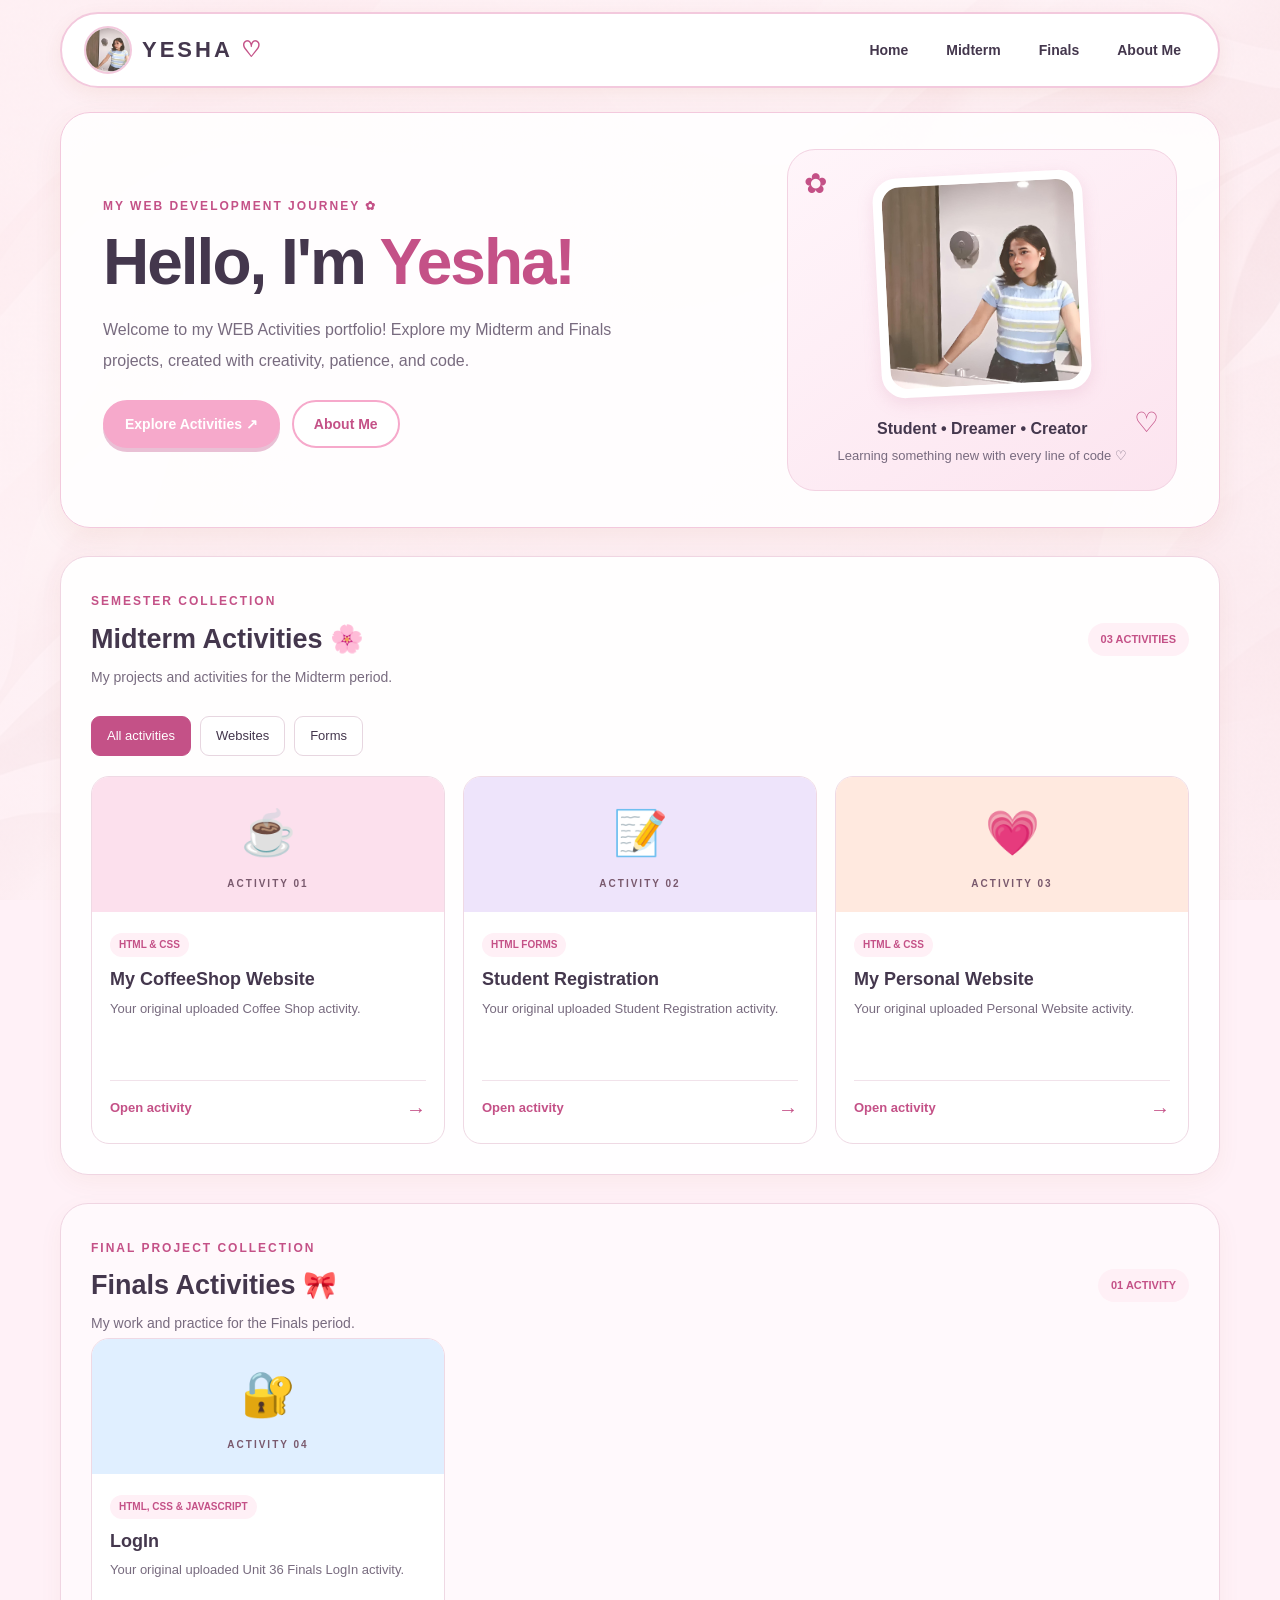
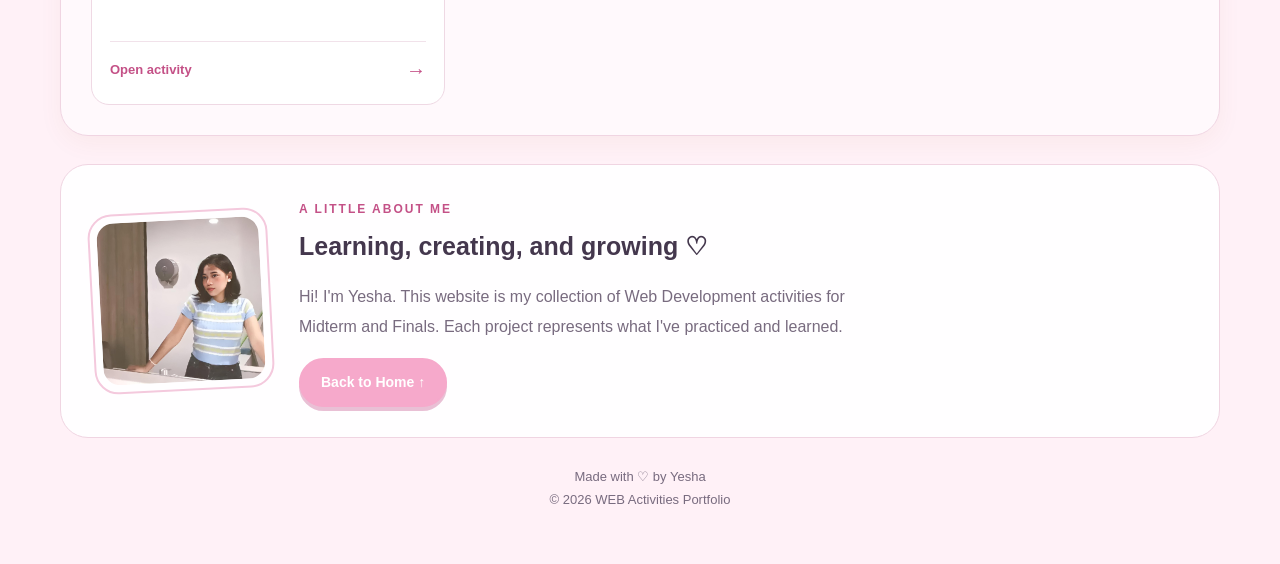
<file: yesha-web-activities/public/index.html>
<!DOCTYPE html>
<html lang="en">
<head>
  <meta charset="UTF-8">
  <meta name="viewport" content="width=device-width, initial-scale=1.0">
  <meta name="description" content="Yesha's WEB Activities: Midterm and Finals">
  <title>Yesha | WEB Activities</title>
  <link rel="stylesheet" href="style.css">
  <script src="script.js" defer></script>
</head>
<body>
  <header class="topbar">
    <a class="brand" href="#home">
      <img src="yesha.png" alt="Yesha's profile picture">
      <span>YESHA <b>♡</b></span>
    </a>
    <button class="menu-button" id="menuButton" aria-expanded="false" aria-label="Open navigation">☰</button>
    <nav id="navigation">
      <a href="#home">Home</a><a href="#midterm">Midterm</a><a href="#finals">Finals</a><a href="#about">About Me</a>
    </nav>
  </header>

  <main id="home">
    <section class="hero">
      <div class="hero-text">
        <span class="eyebrow">MY WEB DEVELOPMENT JOURNEY ✿</span>
        <h1>Hello, I'm <span>Yesha!</span></h1>
        <p>Welcome to my WEB Activities portfolio! Explore my Midterm and Finals projects, created with creativity, patience, and code.</p>
        <div class="hero-actions">
          <a class="button primary" href="#midterm">Explore Activities ↗</a>
          <a class="button secondary" href="#about">About Me</a>
        </div>
      </div>
      <div class="profile-card">
        <div class="photo-frame"><img src="yesha.png" alt="Photo of Yesha"></div>
        <h2>Student • Dreamer • Creator</h2>
        <p>Learning something new with every line of code ♡</p>
        <span class="decor decor-one">✿</span><span class="decor decor-two">♡</span>
      </div>
    </section>

    <section class="activities-section" id="midterm">
      <div class="section-heading">
        <div><span class="eyebrow">SEMESTER COLLECTION</span><h2>Midterm Activities 🌸</h2><p>My projects and activities for the Midterm period.</p></div>
        <span class="count">03 ACTIVITIES</span>
      </div>
      <div class="filter-bar">
        <button class="filter active" data-filter="all">All activities</button>
        <button class="filter" data-filter="website">Websites</button>
        <button class="filter" data-filter="forms">Forms</button>
      </div>
      <div class="activity-grid">
        <article class="activity-card" data-category="website">
          <div class="card-art art-pink"><span>☕</span><small>ACTIVITY 01</small></div>
          <div class="card-content"><span class="tag">HTML &amp; CSS</span><h3>My CoffeeShop Website</h3><p>Your original uploaded Coffee Shop activity.</p><a class="open-link" href="original-activities/midterm-coffeeshop-personal/unit36/ROSALES ACTIVITY 4/Home.html">Open activity <span>→</span></a></div>
        </article>
        <article class="activity-card" data-category="forms">
          <div class="card-art art-lilac"><span>📝</span><small>ACTIVITY 02</small></div>
          <div class="card-content"><span class="tag">HTML FORMS</span><h3>Student Registration</h3><p>Your original uploaded Student Registration activity.</p><a class="open-link" href="original-activities/midterm-registration/unit36/Untitled-1.html">Open activity <span>→</span></a></div>
        </article>
        <article class="activity-card" data-category="website">
          <div class="card-art art-peach"><span>💗</span><small>ACTIVITY 03</small></div>
          <div class="card-content"><span class="tag">HTML &amp; CSS</span><h3>My Personal Website</h3><p>Your original uploaded Personal Website activity.</p><a class="open-link" href="original-activities/midterm-personal-website/unit36/ROSALES ACTIVITY 3/Home.html">Open activity <span>→</span></a></div>
        </article>
      </div>
    </section>

    <section class="activities-section finals-section" id="finals">
      <div class="section-heading">
        <div><span class="eyebrow">FINAL PROJECT COLLECTION</span><h2>Finals Activities 🎀</h2><p>My work and practice for the Finals period.</p></div>
        <span class="count">01 ACTIVITY</span>
      </div>
      <div class="activity-grid finals-grid">
        <article class="activity-card" data-category="forms">
          <div class="card-art art-blue"><span>🔐</span><small>ACTIVITY 04</small></div>
          <div class="card-content"><span class="tag">HTML, CSS &amp; JAVASCRIPT</span><h3>LogIn</h3><p>Your original uploaded Unit 36 Finals LogIn activity.</p><a class="open-link" href="original-activities/finals-unit36/unit36/rosales act in finals/login.html">Open activity <span>→</span></a></div>
        </article>
      </div>
    </section>

    <section class="about-section" id="about">
      <div class="about-photo"><img src="yesha.png" alt="Yesha"></div>
      <div><span class="eyebrow">A LITTLE ABOUT ME</span><h2>Learning, creating, and growing ♡</h2><p>Hi! I'm Yesha. This website is my collection of Web Development activities for Midterm and Finals. Each project represents what I've practiced and learned.</p><a class="button primary" href="#home">Back to Home ↑</a></div>
    </section>
    <footer><p>Made with ♡ by Yesha</p><p>© <span id="year"></span> WEB Activities Portfolio</p></footer>
  </main>
</body>
</html>
</file>
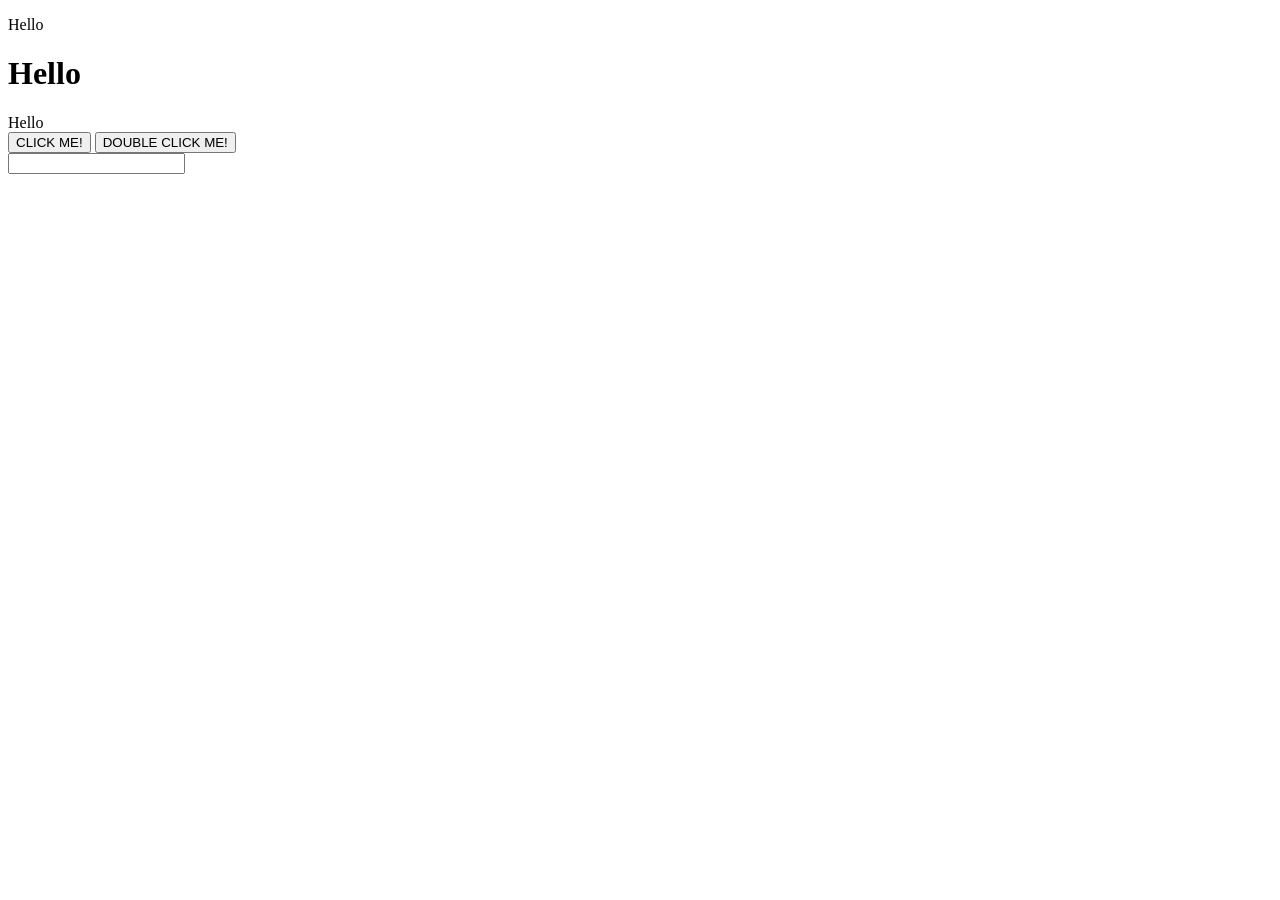
<file: yesha-web-activities/public/original-activities/finals-unit36/unit36/sample.html>
<!DOCTYPE html>
<html lang="en">
<head>
    <meta charset="UTF-8">
    <meta name="viewport" content="width=<device-width>, initial-scale=1.0">
    <title>Document</title>
</head>
<body>
    <p id="p1">Hello</p>
    <h1 id="h1">Hello</h1>
    <div id="div1">Hello</div>

    <button id="btn1"> CLICK ME!</button>

    <button id="btnClick"> DOUBLE CLICK ME!</button>
  

    
     <br>


    <input type="text" id="input">

    
    <script src="script.js"></script> 
</body>
</html>
</file>
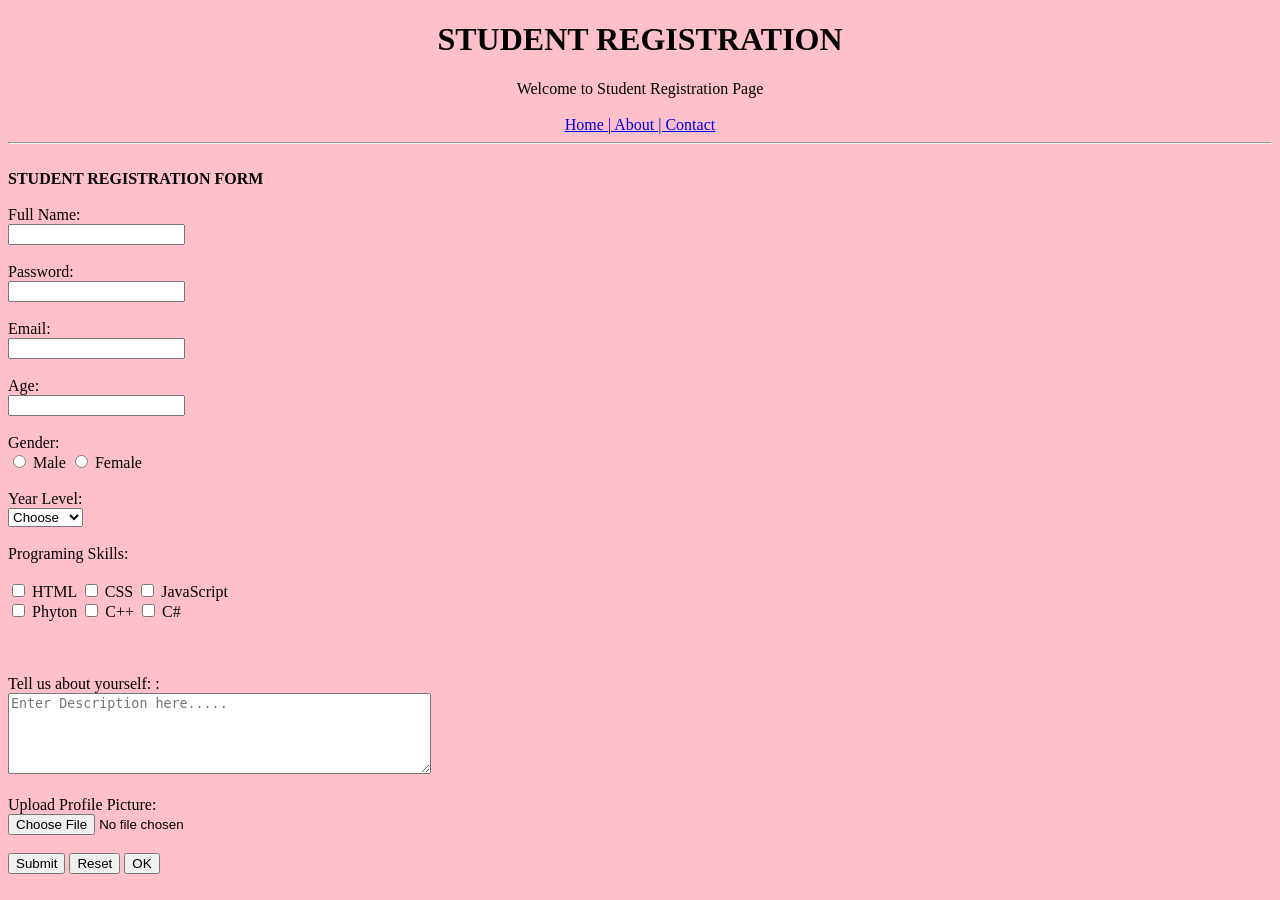
<file: yesha-web-activities/public/original-activities/midterm-registration/unit36/Untitled-1.html>
<!DOCTYPE html>
<html lang="en">
<head>
    <meta charset="UTF-8">
    <meta name="viewport" content="width=device-width, initial-scale=1.0">
    <title>Student Registration</title>
</head>
<body style = "background-color: pink;" >

    <center> 
        <header><h1><b> STUDENT REGISTRATION </b> </h1></header>
        <header>Welcome to Student Registration Page </header>
        <br>
        <nav> 

            <a href = "Home.html"  >  
                Home   | 
            </a>

            <a href = "About.html" >  
                About  |
            </a>
    
            <a href = "Contact.html" >  
                Contact
             </a>

        </nav>

        <hr>
        <br>


    </center>

    <main>
            <article><b>STUDENT REGISTRATION FORM </b> </article>
            <br>

    <form >

            Full Name:
            <br>
            <input type="text" name="Full_Name" />
            <br><br>

            Password:  
            <br>
            <input type="text" name="Password" />
            <br><br>

            Email:  
            <br>
            <input type="text" name="Email" />
            <br><br>

            Age:  
            <br>
            <input type="text" name="Age" />
            <br><br>

            Gender:
            <br>
            <input type="radio" name="Gender" value="Male"> Male
            <input type="radio" name="Gender" value="Female"> Female  
            <br><br>

            Year Level:
            <br>
            <select name="dropdown">
            <option value="" disabled selected >Choose</option>
            <option value="IT" >1st Year</option>
            <option value="CS">2nd Year</option>
            <option value="TM">3rd Year</option>
            <option value="HM">4th Year</option>
            </select><br><br>

            Programing Skills:
            <br><br>
            <input type="checkbox" name="skills" value="on"> HTML
            <input type="checkbox" name="skills" value="on"> CSS
            <input type="checkbox" name="skills" value="on"> JavaScript <br>
            <input type="checkbox" name="skills" value="on"> Phyton
            <input type="checkbox" name="skills" value="on"> C++
            <input type="checkbox" name="skills" value="on"> C# 
            <br><br><br><br>

            Tell us about yourself: : <br />
            <textarea rows="5" cols="50" name="description" placeholder= "Enter Description here....."></textarea>
            <br> <br>

            Upload Profile Picture: 
            <br>
            <input type="file" name="fileupload" accept="image/*" />
            <br> <br>

            <input type="submit" name="submit" value="Submit" />
            <input type="reset" name="reset"  value="Reset" />
            <input type="button" name="ok" value="OK"  />

    </form>

    </main>

</body>
</html>
</file>
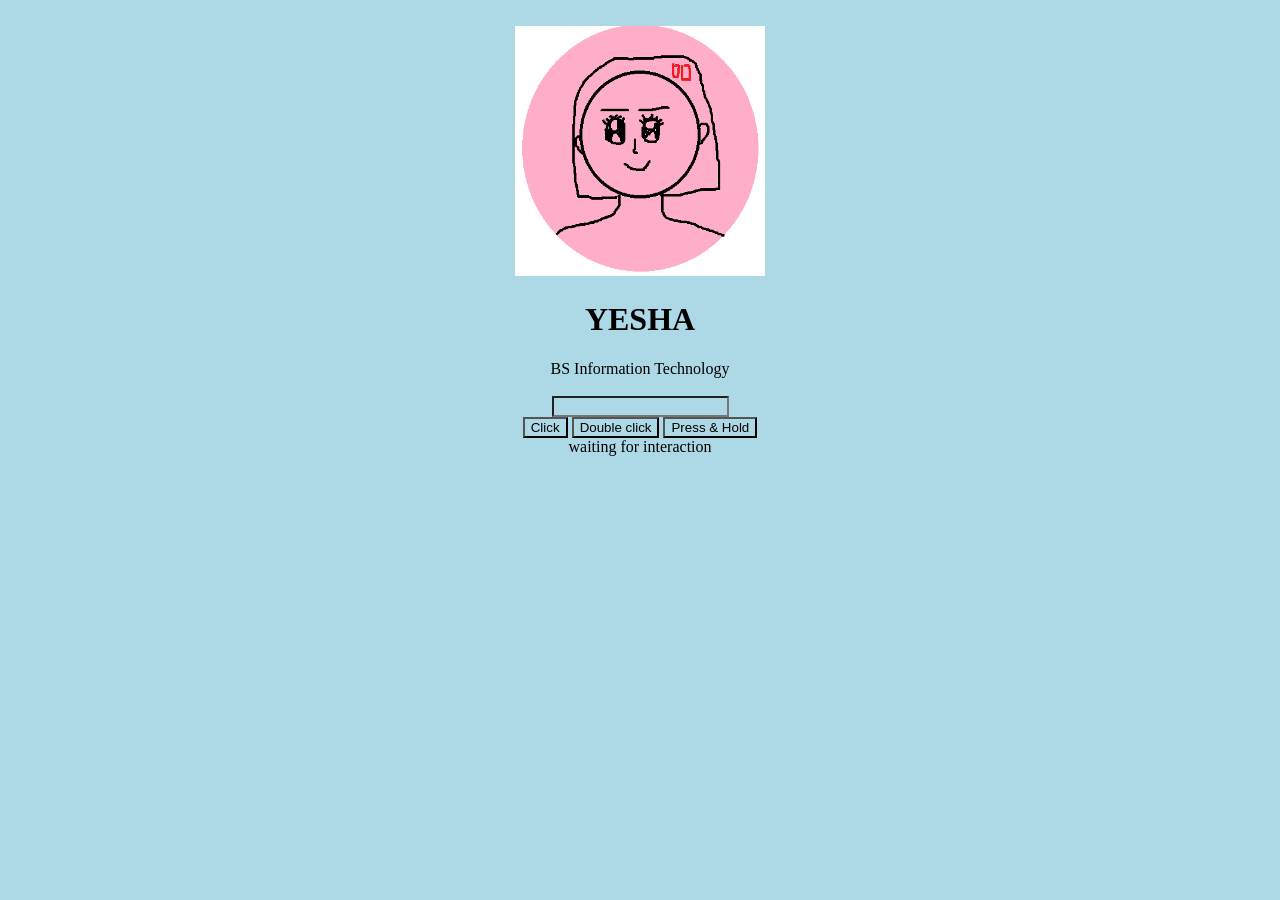
<file: yesha-web-activities/public/original-activities/finals-unit36/unit36/New folder/sample.html>
<!DOCTYPE html>
<html lang="en">
<head>
    <meta charset="UTF-8">
    <meta name="viewport" content="width=<device-width>, initial-scale=1.0">
    <title>Document</title>
    <link rel="stylesheet" href="designn.css">
</head>
<body>
    <br>
    <img src="actImage.png" id="Image">
    <br>

    <h1 id="h1">YESHA</h1>
    <div id="div1">BS Information Technology</div>
    <br>
    <input type="text" id="input">
    <br>

    <button id="btn1"> Click </button>

    <button id="btn2"> Double click</button>

    <button id="btn3"> Press & Hold</button>

    <footer id="footer1">waiting for interaction</footer>
  

    


    

    
    <script src="script.js"></script> 
</body>
</html>
</file>
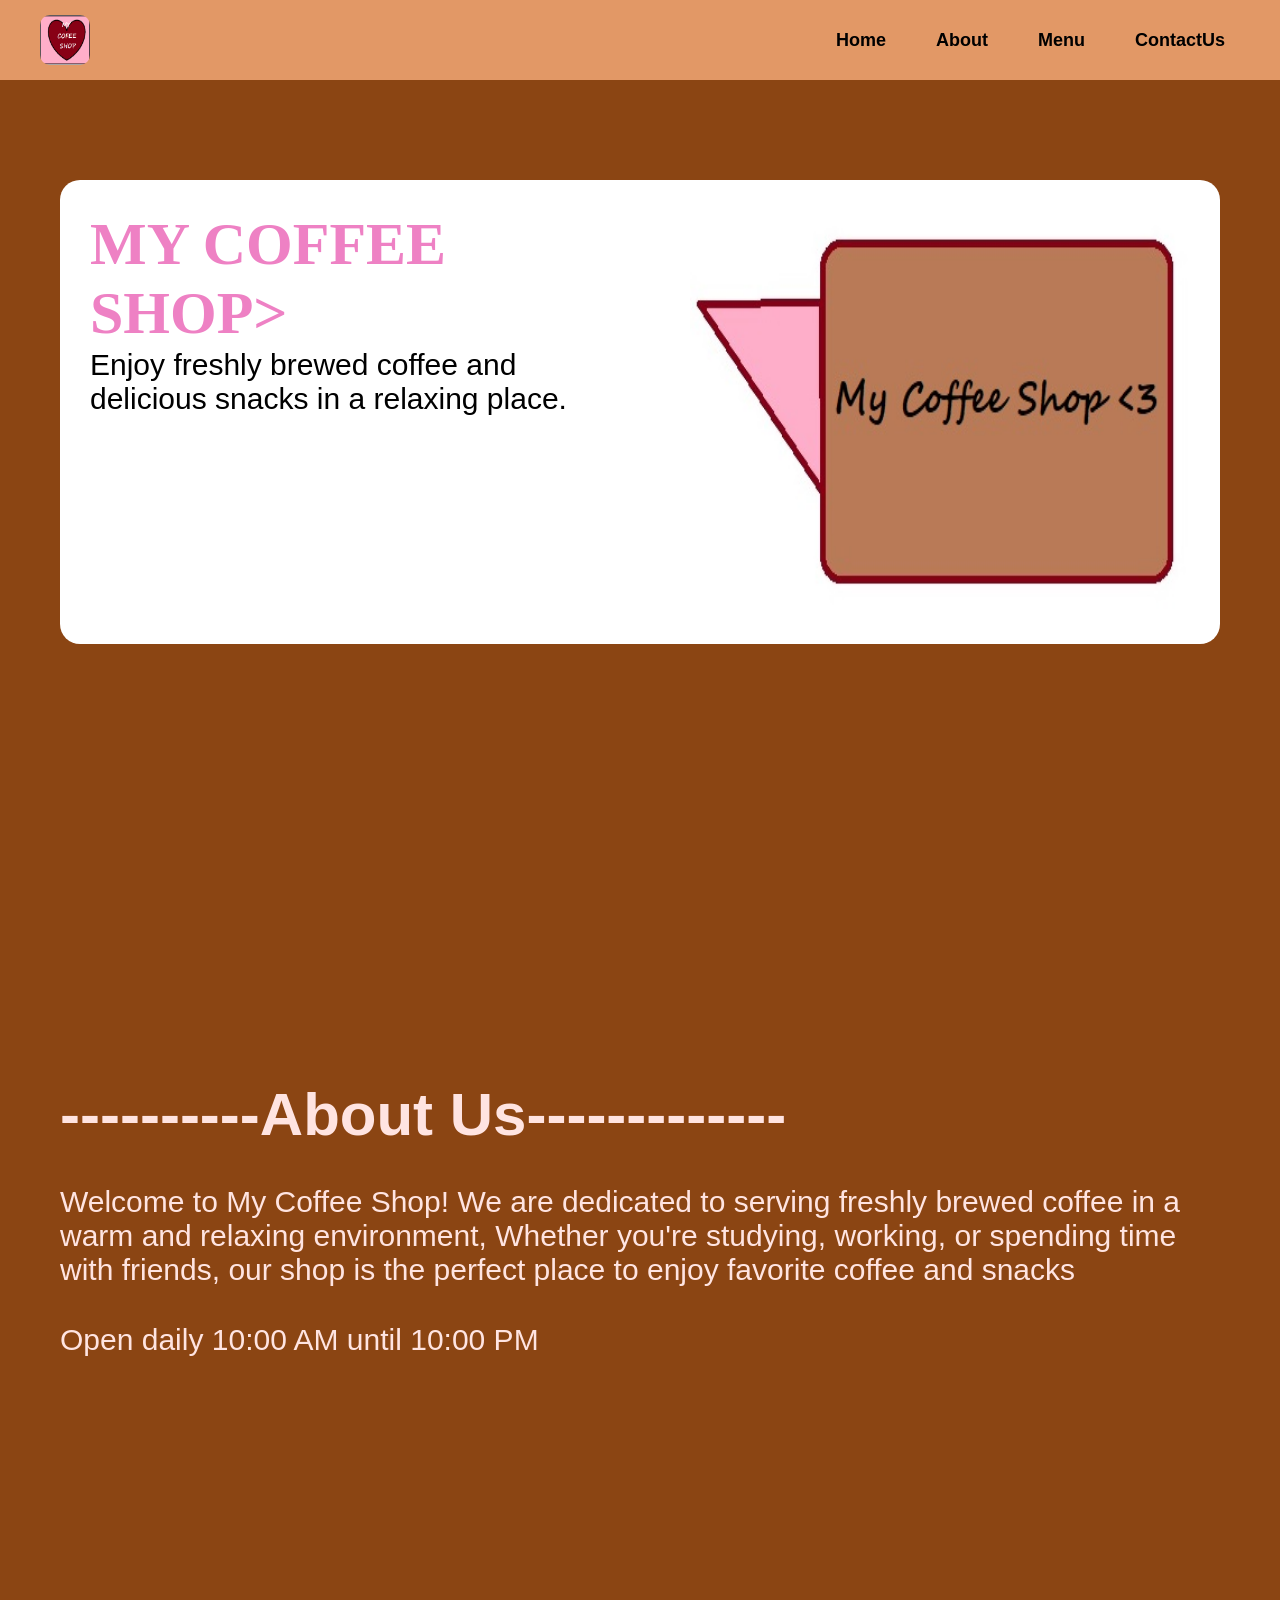
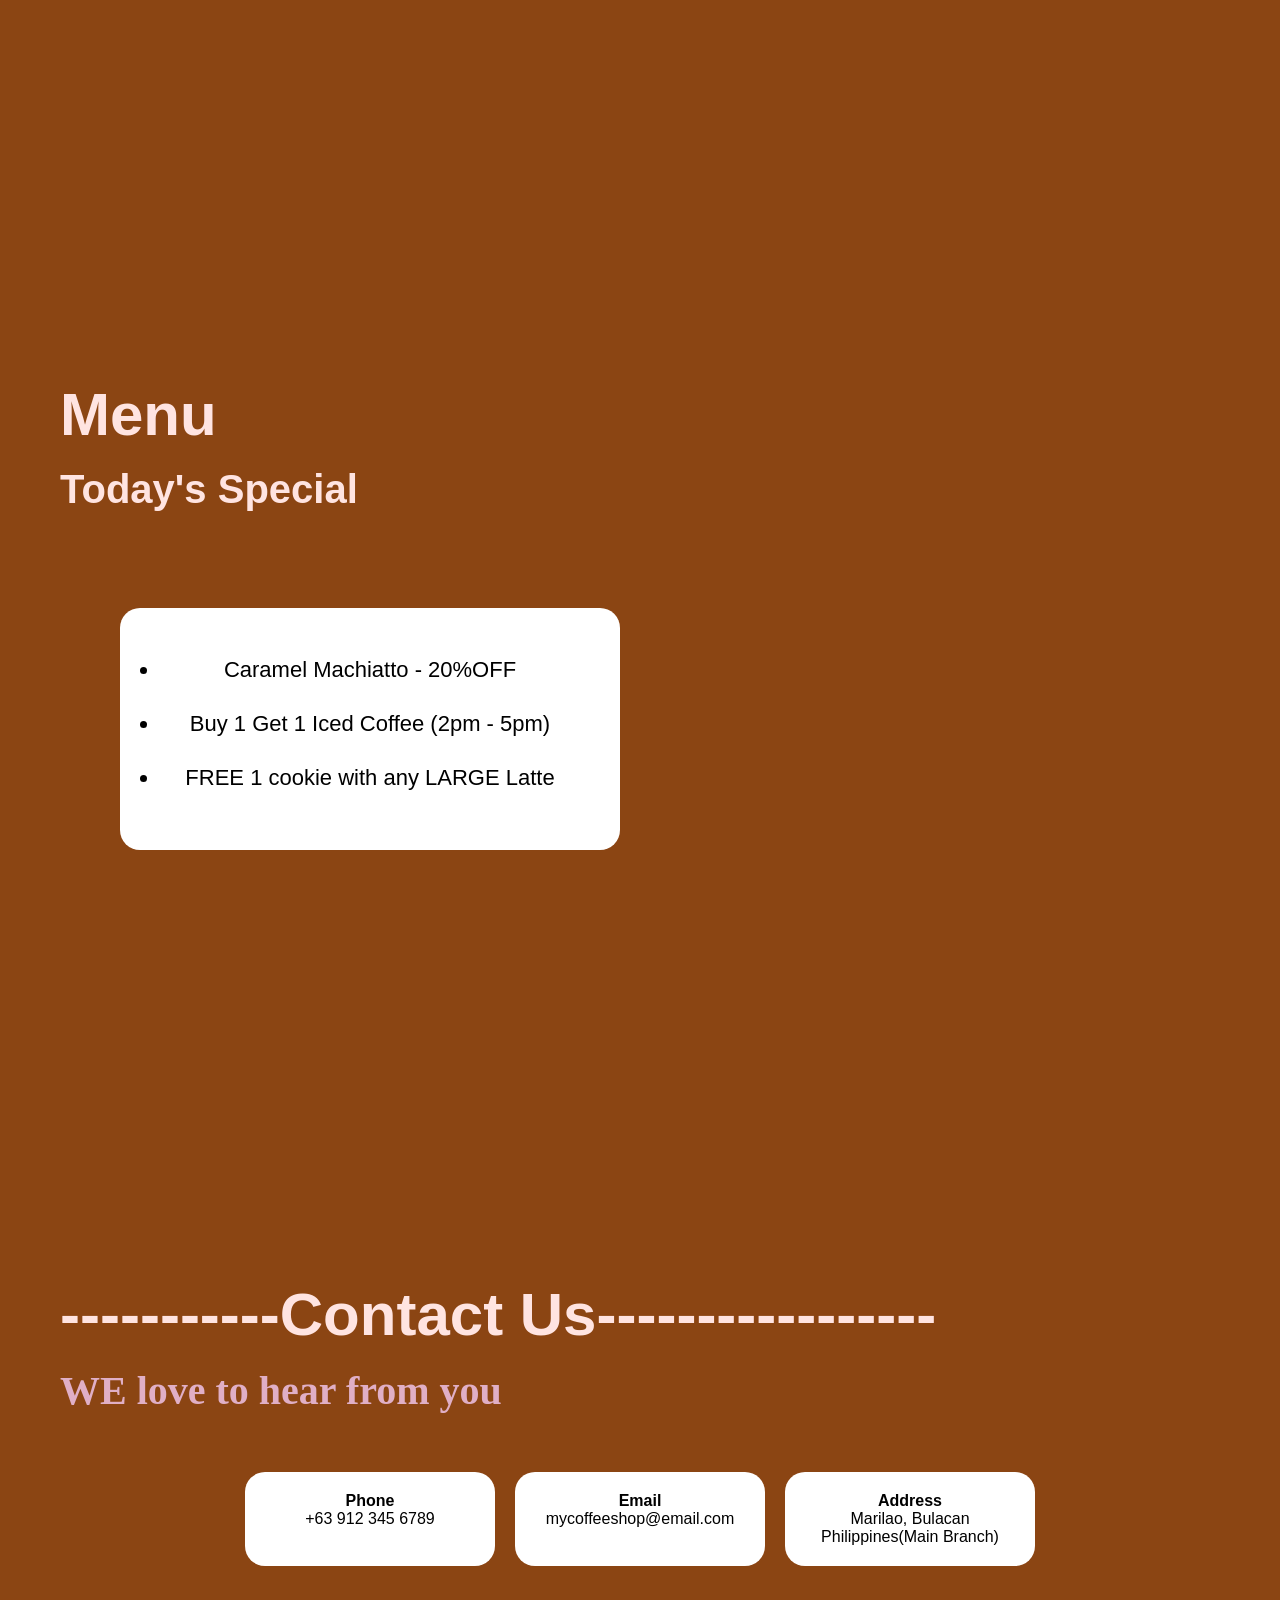
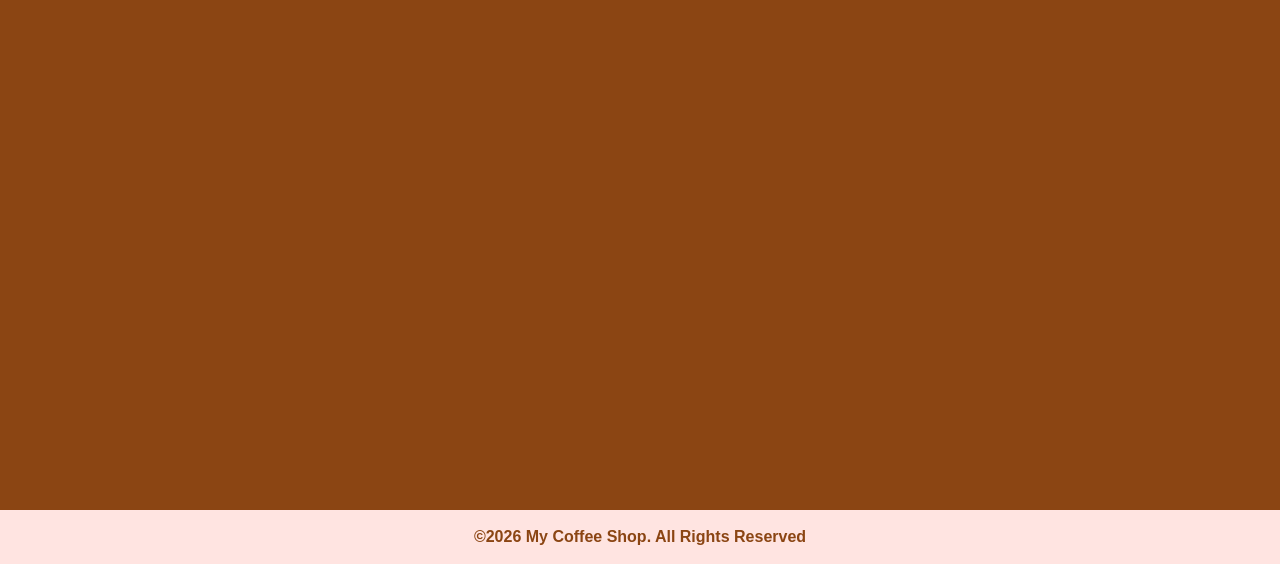
<file: yesha-web-activities/public/original-activities/midterm-coffeeshop-personal/unit36/ROSALES ACTIVITY 3/Home.html>
<!DOCTYPE html>
<html lang="en">
<head>
    <meta charset="UTF-8">
    <meta name="viewport" content="width=device-width, initial-scale=1.0">
    <title>Home</title>
    <link rel="stylesheet"href="style.css"
</head>
<body>
    <header>
        <img src="2.png" alt="logo.jpg">
<nav>

    <ul>
        <li><a href="#home">Home</a></li>
        <li><a href="#about">About</a></li>
        <li><a href="#menu">Menu</a></li>
        <li><a href="#ContactUs">ContactUs</a></li>
    </ul>
</nav>
</header>
<section id="home">
    <div class="homecontainer">
        <main>
        <div class="hometext">
        <h1>MY COFFEE SHOP></h1>
        <p>
        Enjoy freshly brewed coffee and delicious snacks in a relaxing place.
        </p>
        </div>
        <aside>
            <img src="1.jpg" alt="coffee.jpg">
        </aside>
        </main>
    </div>
</section>
<section id="about">
    <h2>----------About Us------------- </h2><br><br>
    <p> Welcome to My Coffee Shop! We are dedicated to serving freshly brewed coffee in a warm
        and relaxing environment, Whether you're studying, working, or spending time with friends,
        our shop is the perfect place to enjoy favorite coffee and snacks
    </p><br><br>
    <p>Open daily 10:00 AM until 10:00 PM</p>
</section>
<section id="menu">
    <h2>Menu</h2><br>

    <p>Today's Special</p><br><br>
    <ul>
        <li>Caramel Machiatto - 20%OFF</li>
        <li>Buy 1 Get 1 Iced Coffee (2pm - 5pm)</li>
        <li>FREE 1 cookie with any LARGE Latte</li>
    </ul>
</section>
<section id="ContactUs">
    <h2>-----------Contact Us-----------------</h2><br>
    <h3> WE love to hear from you</h3><br>
    <div class="boxes">
        <div class="box1">
        <h4> Phone</h4>
        <p> +63 912 345 6789</p>
        </div>

        <div class="box2">
        <h4> Email</h4>
        <p> mycoffeeshop@email.com</p>
        </div>

        <div class="box3">
        <h4>Address</h4>
        <p>Marilao, Bulacan Philippines(Main Branch)</p>
        </div>
    
</section>

<footer>
    <p>&copy;2026 My Coffee Shop. All Rights Reserved</p>
</footer>

    
</body>
</html>
</file>
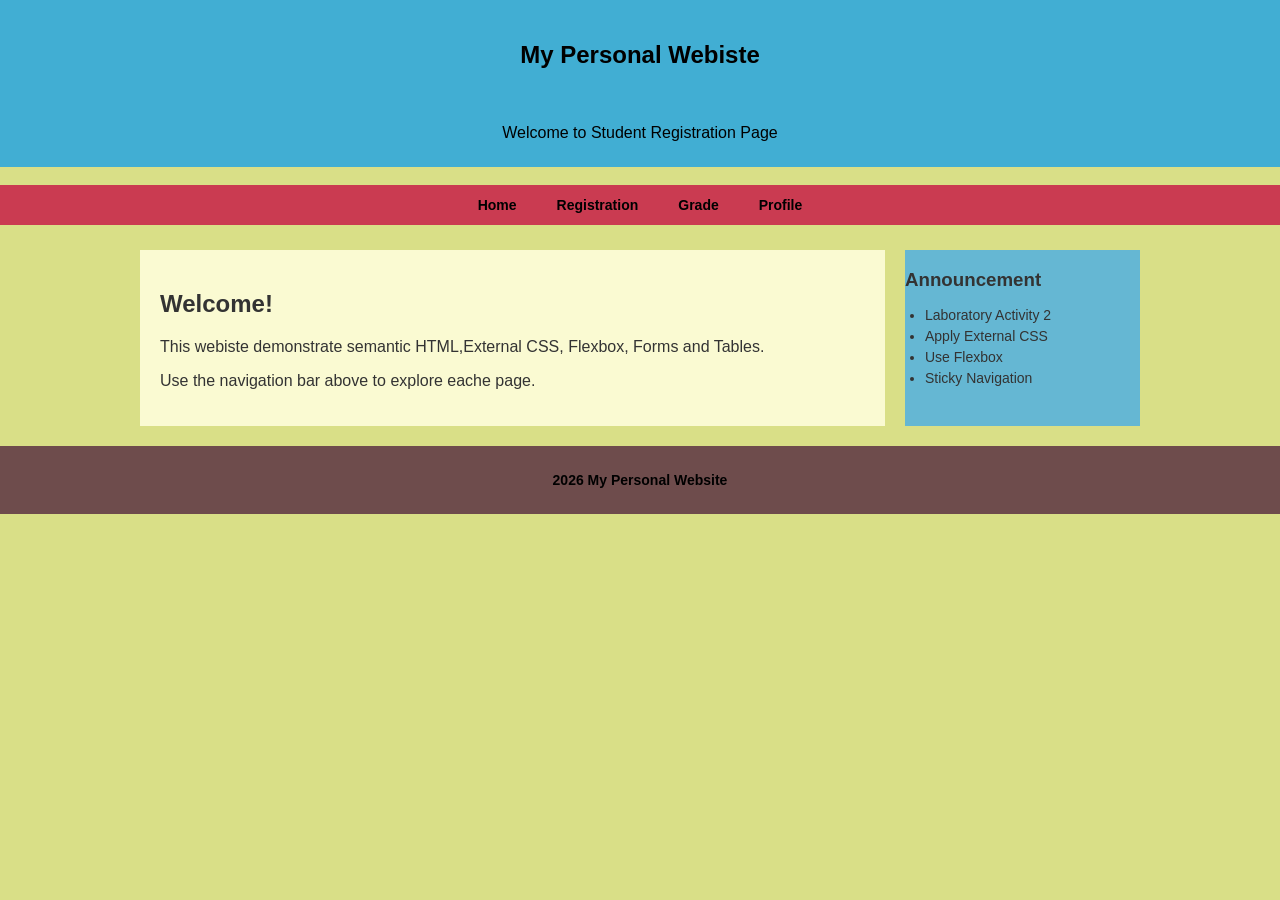
<file: yesha-web-activities/public/original-activities/midterm-personal-website/unit36/ROSALES ACTIVITY 3/Home.html>
<!DOCTYPE html>
<html lang="en">
<head>
    <meta charset="UTF-8">
    <meta name="viewport" content="width=device-width, initial-scale=1.0">
    <title>My Personal Website</title>
    <link rel="stylesheet" href="website.css">
</head>
<body>

        <header><h1><b>My Personal Webiste</b> </h1></header>
        <header>Welcome to Student Registration Page </header>
        <br>
        <nav> 

            <a href = "Home.html"  >  
                Home 
            </a>

            <a href = "Registration.html" >  
                Registration
            </a>
    
            <a href = "Grade.html" >  
                Grade
             </a>

             <a href = "Profile.html" >  
                Profile
             </a>

        </nav>
        <div class="container">
            <main>
                <section class="Welcome">
                    <h2><b>Welcome!</b></h2>
                    <p>This webiste demonstrate semantic HTML,External CSS, Flexbox, Forms and Tables.</p>
                    <p>Use the navigation bar above to explore eache page.</p>
                </section>
            </main>
            
        <aside>
            <h3>Announcement</h3>
            <ul>
                <li>Laboratory Activity 2</li>
                <li>Apply External CSS</li>
                <li>Use Flexbox</li>
                <li>Sticky Navigation</li>
            </ul>
        </aside>
        </div>
        <footer>
            <p> 2026 My Personal Website</p>
        </footer>

    </head>
</body>
</html>
</file>
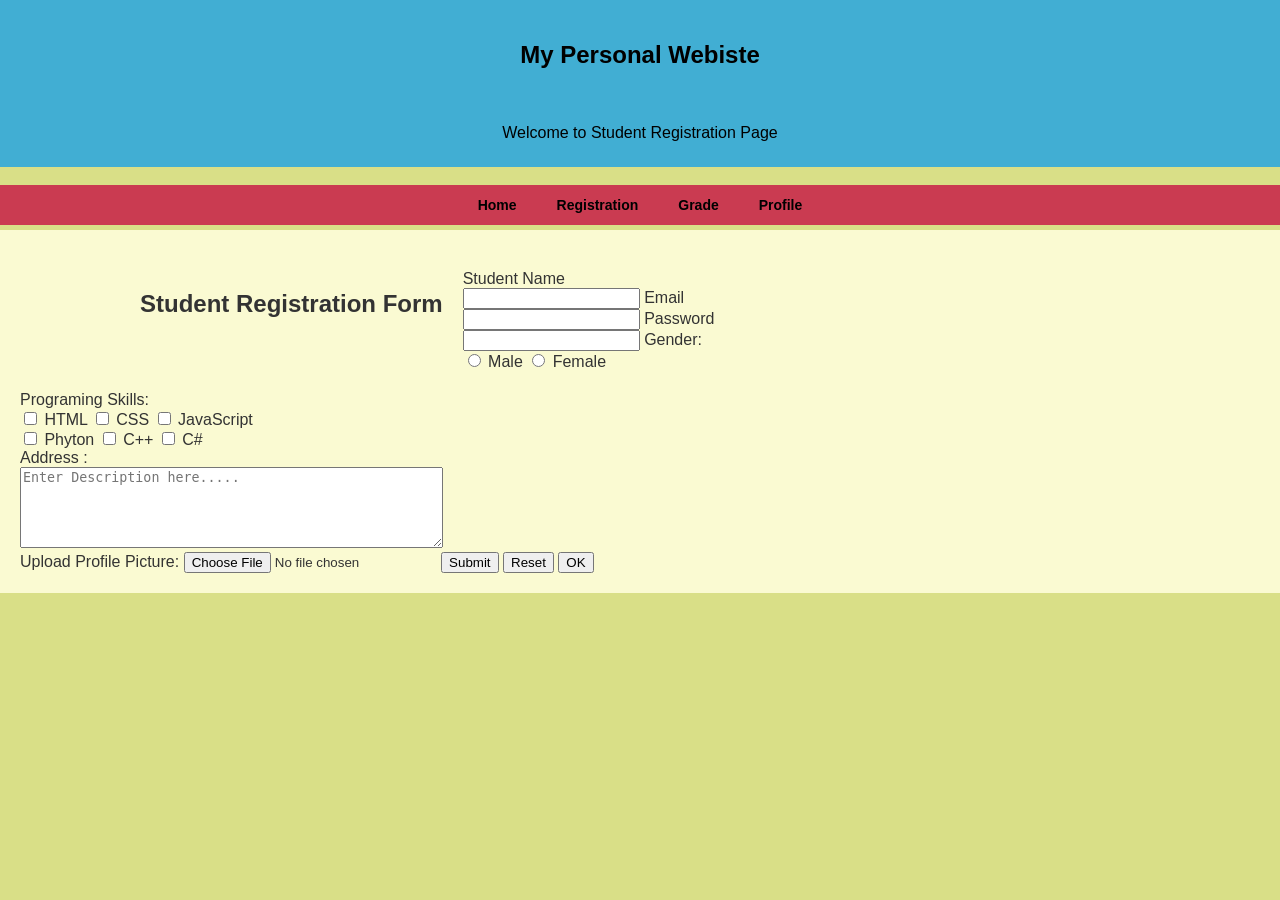
<file: yesha-web-activities/public/original-activities/midterm-personal-website/unit36/ROSALES ACTIVITY 3/Registration.html>
<!DOCTYPE html>
<html lang="en">
<head>
    <meta charset="UTF-8">
    <meta name="viewport" content="width=device-width, initial-scale=1.0">
    <title>Document</title>
    <link rel="stylesheet" href="website.css">
</head>
<body>
        <header><h1><b>My Personal Webiste</b> </h1></header>
        <header>Welcome to Student Registration Page </header>
        <br>
        <nav> 

            <a href = "Home.html"  >  
                Home 
            </a>

            <a href = "Registration.html" >  
                Registration
            </a>
    
            <a href = "Grade.html" >  
                Grade
             </a>

             <a href = "Profile.html" >  
                Profile
             </a>

        </nav>

    <main>
            <div class="container"
            <div class= "form-box">
               <h2> Student Registration Form </h2>

            <form>
            <label>Student Name</label>
            <div class="Student Name"></div>
            <input type="text" name="Student_Name" />


            <label>Email</label>
            <div class="Email"></div>
            <input type="text" name="Email" />


            <label>Password</label>
            <div class="password"></div> 
            <input type="text" name="Password" />


            <label>Gender:</label>
            <div class="gender"></div>
            <input type="radio" name="Gender" value="Male"> Male
            <input type="radio" name="Gender" value="Female"> Female  
            </div>


            <label> Programing Skills:</label>
            <div class="skills">
            <input type="checkbox" name="skills" value="on"> HTML
            <input type="checkbox" name="skills" value="on"> CSS
            <input type="checkbox" name="skills" value="on"> JavaScript <br>
            <input type="checkbox" name="skills" value="on"> Phyton
            <input type="checkbox" name="skills" value="on"> C++
            <input type="checkbox" name="skills" value="on"> C# 
            </div>

            
            <label> Address :</label> <br />
            <div class = "Address"> 
            <textarea rows="5" cols="50" name="description" placeholder= "Enter Description here....."></textarea>
            </div>

            Upload Profile Picture: 
            <input type="file" name="fileupload" accept="image/*" />
            <input type="submit" name="submit" value="Submit" />
            <input type="reset" name="reset"  value="Reset" />
            <input type="button" name="ok" value="OK"  />

    </form>

    </main>
</body>
</html>
</file>
<file: yesha-web-activities/public/style.css>
:root {
  --pink: #f6a9cb; --pink-dark: #c45187; --pink-light: #fff0f6;
  --purple: #8266a5; --text: #44374d; --muted: #786b7f;
  --white: #fff; --border: #f0d5e2;
}
* { box-sizing: border-box; scroll-behavior: smooth; }
body {
  margin: 0; color: var(--text); font-family: "Trebuchet MS", Arial, sans-serif;
  line-height: 1.6; background-color: #fff1f7;
  background-image: linear-gradient(rgba(255,244,249,.82),rgba(255,244,249,.90)),url("pink.jpg");
  background-position: center; background-size: cover; background-attachment: fixed;
}
a { color: inherit; text-decoration: none; } button { font: inherit; }
.topbar {
  position: sticky; top: 10px; z-index: 10; width: min(1160px,calc(100% - 32px));
  min-height: 76px; margin: 12px auto 0; padding: 10px 22px; display: flex;
  align-items: center; justify-content: space-between; gap: 20px; border: 2px solid #f3c9dd;
  border-radius: 50px; background: rgba(255,255,255,.96); box-shadow: 0 6px 20px #964d1212;
}
.brand { display: flex; align-items: center; gap: 10px; font-size: 22px; font-weight: 900; letter-spacing: 3px; white-space: nowrap; }
.brand img { width: 48px; height: 48px; border: 2px solid #f3c9dd; border-radius: 50%; object-fit: cover; }
.brand b { color: var(--pink-dark); }
.topbar nav { display: flex; align-items: center; gap: 8px; }
.topbar nav a { padding: 10px 15px; border-radius: 28px; font-size: 14px; font-weight: 700; }
.topbar nav a:hover { color: var(--pink-dark); background: var(--pink-light); }
.menu-button { display: none; border: 0; border-radius: 12px; padding: 8px 12px; background: var(--pink-light); color: var(--pink-dark); cursor: pointer; font-size: 22px; }
main { width: min(1160px,calc(100% - 32px)); margin: 24px auto; }
.hero { min-height: 370px; display: grid; grid-template-columns: 1.25fr .75fr; align-items: center; gap: 35px; padding: 36px 42px; border: 1px solid #f3c9dd; border-radius: 30px; background: rgba(255,255,255,.88); box-shadow: 0 10px 30px #964d1212; }
.eyebrow { color: var(--pink-dark); font-size: 12px; font-weight: 900; letter-spacing: 2px; }
.hero h1 { margin: 8px 0 12px; font-size: clamp(38px,5vw,64px); line-height: 1.15; letter-spacing: -2px; }
.hero h1 span { color: var(--pink-dark); }
.hero-text > p,.about-section p { max-width: 560px; color: var(--muted); line-height: 1.9; }
.hero-actions { display: flex; flex-wrap: wrap; gap: 12px; margin-top: 24px; }
.button { display: inline-block; padding: 11px 20px; border: 2px solid var(--pink); border-radius: 30px; font-size: 14px; font-weight: 800; transition: .2s; }
.button:hover { transform: translateY(-3px); }
.primary { background: var(--pink); color: #fff; box-shadow: 0 4px 0 #e9c0d5; }
.secondary { background: #fff; color: var(--pink-dark); }
.profile-card { position: relative; text-align: center; padding: 24px; border: 1px solid #f3d2e2; border-radius: 28px; background: linear-gradient(145deg,#fff5fa,#fce4ef); }
.photo-frame { width: min(100%,210px); height: 220px; padding: 7px; margin: auto; border: 2px solid #fff; border-radius: 24px; background: white; box-shadow: 0 5px 16px #ce85aa35; transform: rotate(-3deg); }
.photo-frame img { width: 100%; height: 100%; object-fit: cover; object-position: center; border-radius: 18px; }
.profile-card h2 { margin: 22px 0 4px; font-size: 16px; }
.profile-card p { margin: 0; color: var(--muted); font-size: 13px; }
.decor { position: absolute; color: var(--pink-dark); font-size: 28px; }
.decor-one { left: 16px; top: 12px; } .decor-two { right: 17px; bottom: 45px; }
.activities-section { margin-top: 28px; padding: 30px; border: 1px solid var(--border); border-radius: 28px; background: rgba(255,255,255,.95); box-shadow: 0 8px 25px #964d120d; }
.section-heading { display: flex; align-items: center; justify-content: space-between; gap: 18px; }
.section-heading h2,.about-section h2 { margin: 5px 0; font-size: 27px; }
.section-heading p { margin: 3px 0; color: var(--muted); font-size: 14px; }
.count { padding: 8px 13px; border-radius: 20px; background: var(--pink-light); color: var(--pink-dark); font-size: 11px; font-weight: 900; white-space: nowrap; }
.filter-bar { display: flex; flex-wrap: wrap; gap: 9px; margin: 24px 0 20px; }
.filter { padding: 9px 15px; border: 1px solid #e7d6e0; border-radius: 9px; background: white; color: var(--text); cursor: pointer; font-size: 13px; transition: .2s; }
.filter:hover { background: var(--pink-light); }
.filter.active { border-color: var(--pink-dark); background: var(--pink-dark); color: white; }
.activity-grid { display: grid; grid-template-columns: repeat(3,minmax(0,1fr)); gap: 18px; }
.activity-card { overflow: hidden; min-width: 0; border: 1px solid #efd9e4; border-radius: 18px; background: white; transition: transform .25s,box-shadow .25s; }
.activity-card:hover { transform: translateY(-5px); box-shadow: 0 12px 24px #c17c9d20; }
.activity-card[hidden] { display: none; }
.card-art { min-height: 135px; padding: 16px; display: flex; flex-direction: column; align-items: center; justify-content: center; gap: 8px; }
.card-art > span { font-size: 44px; }
.card-art small { color: #79596d; font-size: 10px; font-weight: 900; letter-spacing: 2px; }
.art-pink { background: #fce0ed; } .art-lilac { background: #eee4fb; } .art-peach { background: #ffe9df; } .art-blue { background: #e0efff; }
.card-content { padding: 18px; }
.tag { display: inline-block; padding: 4px 9px; border-radius: 20px; background: var(--pink-light); color: var(--pink-dark); font-size: 10px; font-weight: 900; }
.card-content h3 { margin: 10px 0 5px; font-size: 18px; line-height: 1.4; }
.card-content p { min-height: 66px; margin: 0 0 16px; color: var(--muted); font-size: 13px; line-height: 1.7; }
.open-link { display: flex; align-items: center; justify-content: space-between; gap: 8px; padding-top: 12px; border-top: 1px solid #f1e2ea; color: var(--pink-dark); font-size: 13px; font-weight: 900; }
.open-link span { font-size: 20px; transition: transform .2s; }
.open-link:hover span { transform: translateX(5px); }
.finals-section { background: rgba(255,249,252,.97); }
.finals-grid { grid-template-columns: repeat(3,minmax(0,1fr)); }
.about-section { margin-top: 28px; padding: 30px; display: grid; grid-template-columns: 180px 1fr; align-items: center; gap: 28px; border: 1px solid var(--border); border-radius: 28px; background: rgba(255,255,255,.95); }
.about-photo { height: 180px; padding: 7px; border: 2px solid #f4c9dd; border-radius: 24px; transform: rotate(-3deg); }
.about-photo img { width: 100%; height: 100%; object-fit: cover; border-radius: 17px; }
.about-section h2 { font-size: 25px; }
footer { padding: 26px 10px; text-align: center; color: var(--muted); font-size: 13px; }
footer p { margin: 3px; }
@media (max-width:850px) {
  .hero { grid-template-columns: 1fr 260px; padding: 28px; }
  .activity-grid,.finals-grid { grid-template-columns: repeat(2,minmax(0,1fr)); }
  .topbar { padding: 10px 16px; } .topbar nav { gap: 0; }
  .topbar nav a { padding: 9px; font-size: 12px; }
}
@media (max-width:600px) {
  .topbar { flex-wrap: wrap; border-radius: 22px; }
  .menu-button { display: block; }
  .topbar nav { display: none; width: 100%; flex-direction: column; align-items: stretch; }
  .topbar nav.open { display: flex; } .topbar nav a { text-align: center; font-size: 14px; }
  main { width: calc(100% - 22px); margin-top: 15px; }
  .hero { grid-template-columns: 1fr; padding: 24px; } .hero h1 { font-size: 43px; }
  .profile-card { max-width: 350px; width: 100%; margin: auto; }
  .activities-section { padding: 20px; }
  .section-heading { align-items: flex-start; flex-direction: column; }
  .section-heading h2 { font-size: 23px; }
  .activity-grid,.finals-grid { grid-template-columns: 1fr; }
  .card-content p { min-height: 0; }
  .about-section { grid-template-columns: 1fr; padding: 22px; }
  .about-photo { width: 170px; margin: auto; }
}
</file>
<file: yesha-web-activities/public/original-activities/finals-unit36/unit36/New folder/designn.css>
*{
    background-color: lightblue;
    text-align: center;
}

#Image {
    width: 250px;
    height: 250px;
}
</file>
<file: yesha-web-activities/public/original-activities/midterm-coffeeshop-personal/unit36/ROSALES ACTIVITY 3/style.css>
*{
margin: 0;
padding: 0;
box-sizing: border-box;
}
body{
    font-family:Arial, Helvetica, sans-serif;
    background-color: saddlebrown;
    color: mistyrose;
}

header{
    background-color: rgb(226, 152, 102);
    color: black;
    display: flex;
    justify-content: space-between;
    align-items: center;
    padding: 15px 40px;
    position: sticky;
    width: 100%;
    top: 0;
    font-weight: bold;
    font-size: 18px;
}
header img {
    width: 50px;
    height: 50px;
    border-radius: 10px;
}

nav ul{
    list-style: none;
    display: flex;
}

nav ul li{
    margin-left: 20px;
}
nav ul li a{
    text-decoration: none;
    color: black;
    font-weight: bold;
    font-size: 18px;
    padding: 10px 15px;
    border-radius: 8px;
}
nav a:hover{
    color: crimson;
    text-decoration: underline;
}

nav a:active{
    color: black;
}
/*sections */

section{
    padding: 100px 60px;
    min-height: 100vh;
}


/*HOME*/
#home h1{
    font-size: 60px;
    font-family: cursive;
    color: rgb(238, 129, 196);
    font-weight: bold;
}

#home p{
    font-size: 30px;
}
main{
    display: flex;
    align-items: flex-start;
    justify-content: space-between;
    gap: 30px;

    background-color: white;
    padding: 30px;
    border-radius: 20px;
}
.homecontainer{
    display: flex;
    justify-content: space-between;
    align-items: center;
    gap: 40px;
}
.hometext{
    flex: 1;
    color: black;
}

aside{
    flex: 1;
    text-align: right;
}

aside img{
    width: 500px;
    height: 400px;
    max-width: 100%;
    border-radius: 10px;
}

/*About*/

#about h2{
    font-size: 60px;
    font-weight: bold;
}
#about p{
    font-size: 30px;
}

/*Menu*/

#menu h2{
    font-size: 60px;
    font-weight: bold;
}

#menu p{
    font-size: 40px;
    font-weight: bold;
}
#menu ul{
margin: 60px;
font-size: 22px;
line-height: 2;
width: 500px;
background-color: white;
color: black;
padding: 40px;
border-radius: 20px;
text-align: center;
}

#menu li{
    margin-bottom: 10px;
}

/*Contact*/

#ContactUs h2{
    font-size: 60px;
    font-weight: bold;
}

#ContactUs h3{
    font-size: 40px;
    font-family: cursive;
    color: rgb(224, 175, 198);
}
.boxes{
    display: flex;
    justify-content: center;
    gap: 20px;
    margin-top: 40px;
    flex-wrap: wrap;

}

.box1, .box2, .box3{
    width: 250px;
    background-color: white;
    color: black;
    padding: 20px;
    border-radius: 20px;
    text-align: center;
}

.box h4{
    font-size: 18px;
    font-weight: bold;
}


/*Footer*/
footer{
    background-color: mistyrose;
    color:saddlebrown;
    text-align: center;
    padding: 18px;
    margin-top: 30px;
    font-weight: bold;
}
</file>
<file: yesha-web-activities/public/original-activities/midterm-personal-website/unit36/ROSALES ACTIVITY 3/website.css>
body {
    margin: 0;
    font-family: Arial, sans-serif;
    background: rgb(217, 223, 135);
    color: #333;
}

header {
    background: rgb(65, 174, 211);
    color: black;
    text-align:center;
    padding:25px 10px;
}

header h1 {
    font-size: 24px;
    margin-bottom: 5px;
}

header p {
    font-size: 14px;
}

nav {
    background: #ca3b51;
    display:flex;
    justify-content: center;
    gap: 40px;
    padding:12px 0;
    margin-bottom: 5px;
}

nav a {
    text-decoration: none;
    color:black;
    font-weight: bold;
    font-size: 14px;
}

nav a:hover {
    text-decoration: underline;
}

.container {
    display: flex;
    gap: 20px;
    padding: 20px;
    max-width: 1000px;
    margin: auto;
    
    
}

main {
    flex: 3;
    background: lightgoldenrodyellow;
    padding: 20px;
}

aside{
    flex: 1;
    background: rgb(101, 183, 211);
    margin: 0;
}

.welcome {
 background: lightyellow;
 padding: 20px;
 border-radius: 5px;
}

.welcome h2 {
    margin-bottom: 10px;
}

aside h3 {
    margin-bottom: 10px;
}

aside ul {
    list-style-type: disc;
    padding-left: 20px;
}

aside li {
    margin-bottom: 5px;
    font-size: 14px;
}

footer {
 background: rgb(110, 76, 76);
 text-align: center;
 justify-content: center;
 gap: 40px;
 padding:12px 0;
 text-decoration: none;
color:black;
font-weight: bold;
font-size: 14px;
}

main {
    background: lightgoldenrodyellow;
    color: #333;
}

.form-box {
    background: white;
    padding: 20px;
    width: 400px;
    border-radius: 5px;
}
</file>
